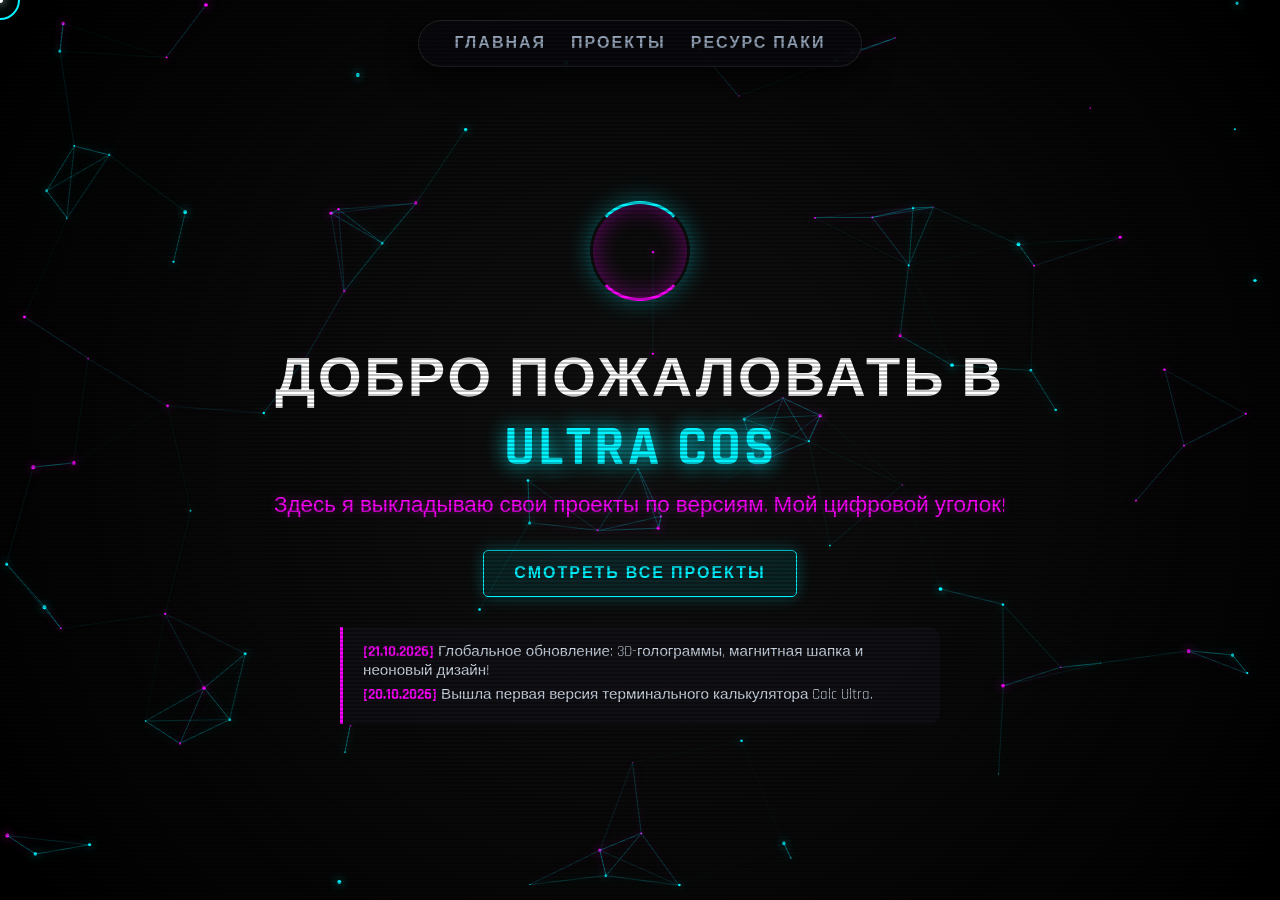
<file: index.html>
<!DOCTYPE html>
<html lang="ru">
<head>
    <meta charset="UTF-8">
    <meta name="viewport" content="width=device-width, initial-scale=1.0">
    <title>Ultra Cosmic - Главная</title>
    <link rel="stylesheet" href="style.css">
</head>
<body class="main-page"> 
    <canvas id="space-bg"></canvas>

<header class="site-header">
    <nav>
        <a href="index.html">Главная</a>
        <a href="projects.html">Проекты</a>
        <a href="resource-packs.html">Ресурс паки</a> <!-- ВОТ ЭТА СТРОКА -->
    </nav>
</header>

    <main class="container">
        <div class="hero-3d-container">
            <div class="hologram-ring"></div>
        </div>

        <h1>
            Добро пожаловать в <br>
            <span id="typing-text" data-text="ULTRA COSMIC"></span>
        </h1>
        
        <h2>Здесь я выкладываю свои проекты по версиям. Мой цифровой уголок!</h2>
        
        <a href="projects.html" class="btn">Смотреть все проекты</a>

        <div class="news-mini">
            <p><strong>[21.10.2026]</strong> Глобальное обновление: 3D-голограммы, магнитная шапка и неоновый дизайн!</p>
            <p><strong>[20.10.2026]</strong> Вышла первая версия терминального калькулятора Calc Ultra.</p>
        </div>
    </main>

    <script src="script.js"></script>
</body>
</html>
</file>
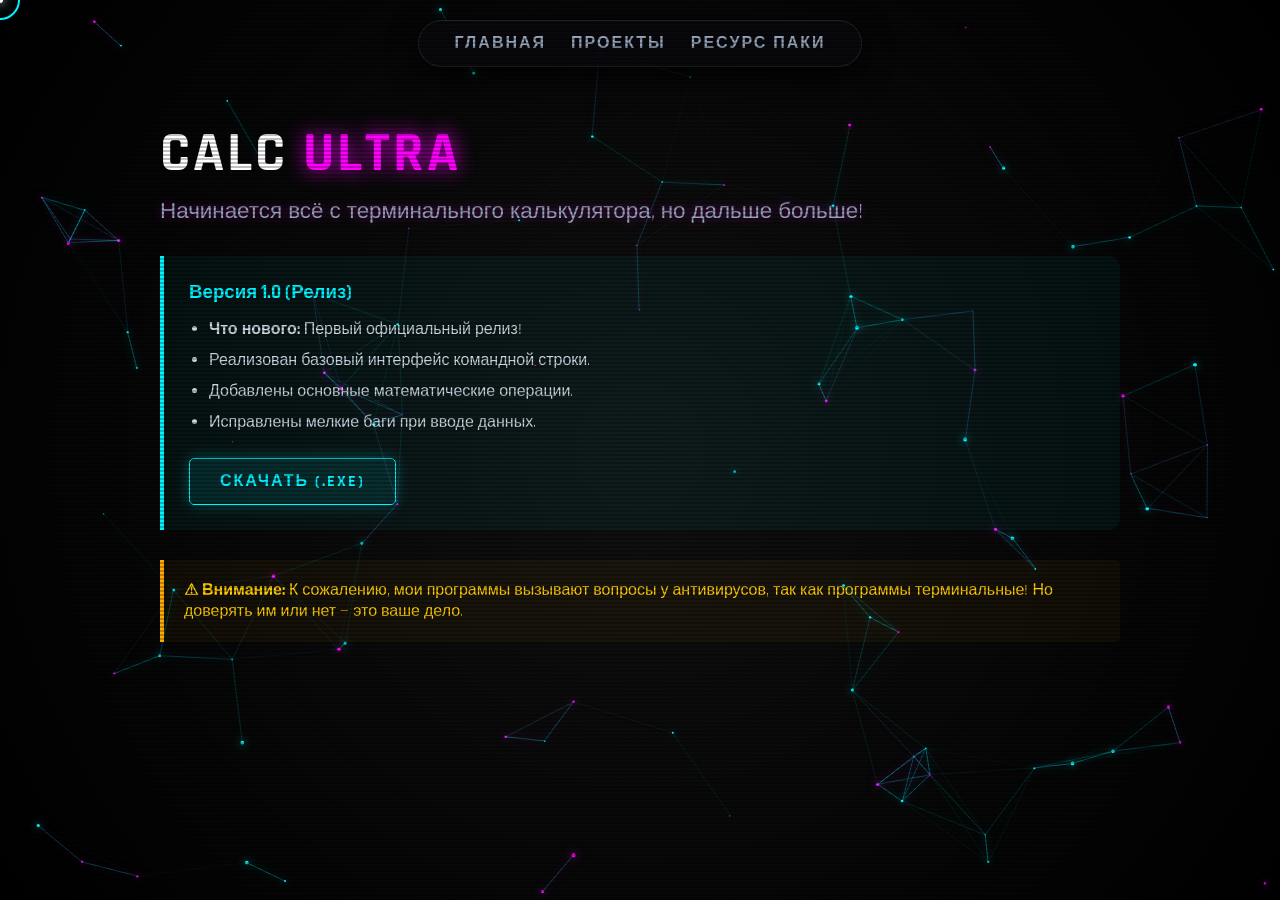
<file: Calc_ultra.html>
<!DOCTYPE html>
<html lang="ru">
<head>
    <meta charset="UTF-8">
    <meta name="viewport" content="width=device-width, initial-scale=1.0">
    <title>Calc Ultra - Проект</title>
    <link rel="stylesheet" href="style.css">
</head>
<body>
    <canvas id="space-bg"></canvas>

 <header class="site-header">
    <nav>
        <a href="index.html">Главная</a>
        <a href="projects.html">Проекты</a>
        <a href="resource-packs.html">Ресурс паки</a> <!-- ВОТ ЭТА СТРОКА -->
    </nav>
</header>

    <main class="container" style="padding-top: 120px;">
        <h1 style="text-align: left;">Calc <span style="color: #ff00ff; text-shadow: 0 0 20px #ff00ff;">Ultra</span></h1>
        <h2 style="text-align: left; color: #94a3b8; margin-top: 10px;">Начинается всё с терминального калькулятора, но дальше больше!</h2>
        
        <div class="changelog">
            <h3>Версия 1.0 (Релиз)</h3>
            <ul>
                <li><strong>Что нового:</strong> Первый официальный релиз!</li>
                <li>Реализован базовый интерфейс командной строки.</li>
                <li>Добавлены основные математические операции.</li>
                <li>Исправлены мелкие баги при вводе данных.</li>
            </ul>
            <div style="margin-top: 25px;">
                <a href="calc_ultra-v1.exe" class="btn">Скачать (.exe)</a>
            </div>
        </div>
        
        <div class="warning-box">
            <strong>⚠ Внимание:</strong> К сожалению, мои программы вызывают вопросы у антивирусов, так как программы терминальные! Но доверять им или нет — это ваше дело.
        </div>
    </main>

    <script src="script.js"></script>
</body>
</html>
</file>
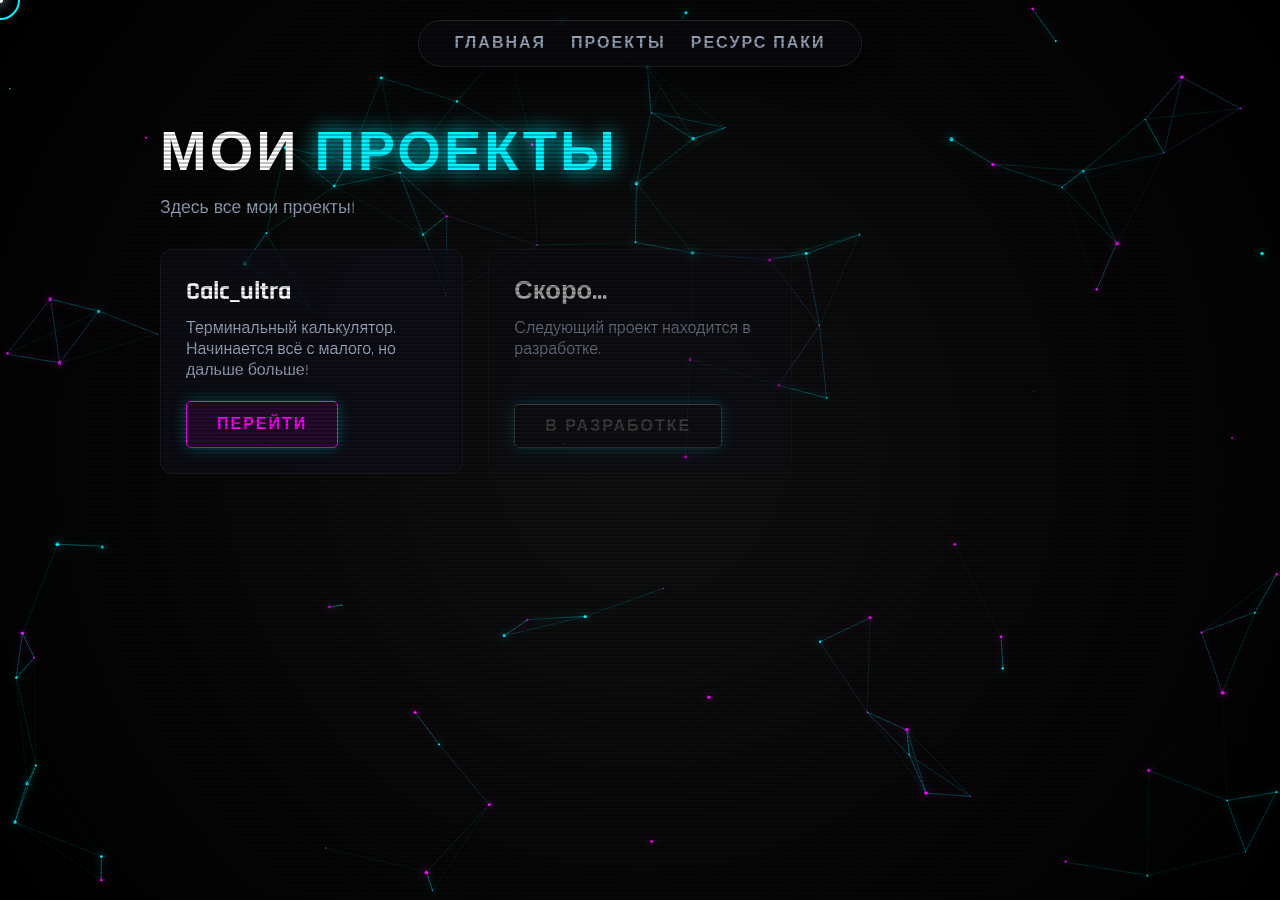
<file: projects.html>
<!DOCTYPE html>
<html lang="ru">
<head>
    <meta charset="UTF-8">
    <meta name="viewport" content="width=device-width, initial-scale=1.0">
    <title>Проекты - Ultra Cosmic</title>
    <link rel="stylesheet" href="style.css">
</head>
<body>
    <canvas id="space-bg"></canvas>

<header class="site-header">
    <nav>
        <a href="index.html">Главная</a>
        <a href="projects.html">Проекты</a>
        <a href="resource-packs.html">Ресурс паки</a> <!-- ВОТ ЭТА СТРОКА -->
    </nav>
</header>

    <main class="container" style="padding-top: 120px;">
        <h1 style="text-align: left;">Мои <span style="color: #00f3ff; text-shadow: 0 0 20px #00f3ff;">Проекты</span></h1>
        <p style="color: #94a3b8; margin-bottom: 20px; font-size: 1.1rem;">Здесь все мои проекты!</p>
        
        <div class="project-grid">
            <div class="card">
                <h3>Calc_ultra</h3>
                <p>Терминальный калькулятор. Начинается всё с малого, но дальше больше!</p>
                <a href="Calc_ultra.html" class="btn btn-pink" style="align-self: flex-start;">Перейти</a>
            </div>

            <div class="card" style="opacity: 0.6;">
                <h3>Скоро...</h3>
                <p>Следующий проект находится в разработке.</p>
                <button class="btn" disabled style="border-color: #555; color: #555; background: transparent; align-self: flex-start;">В разработке</button>
            </div>
        </div>
    </main>

    <script src="script.js"></script>
</body>
</html>
</file>
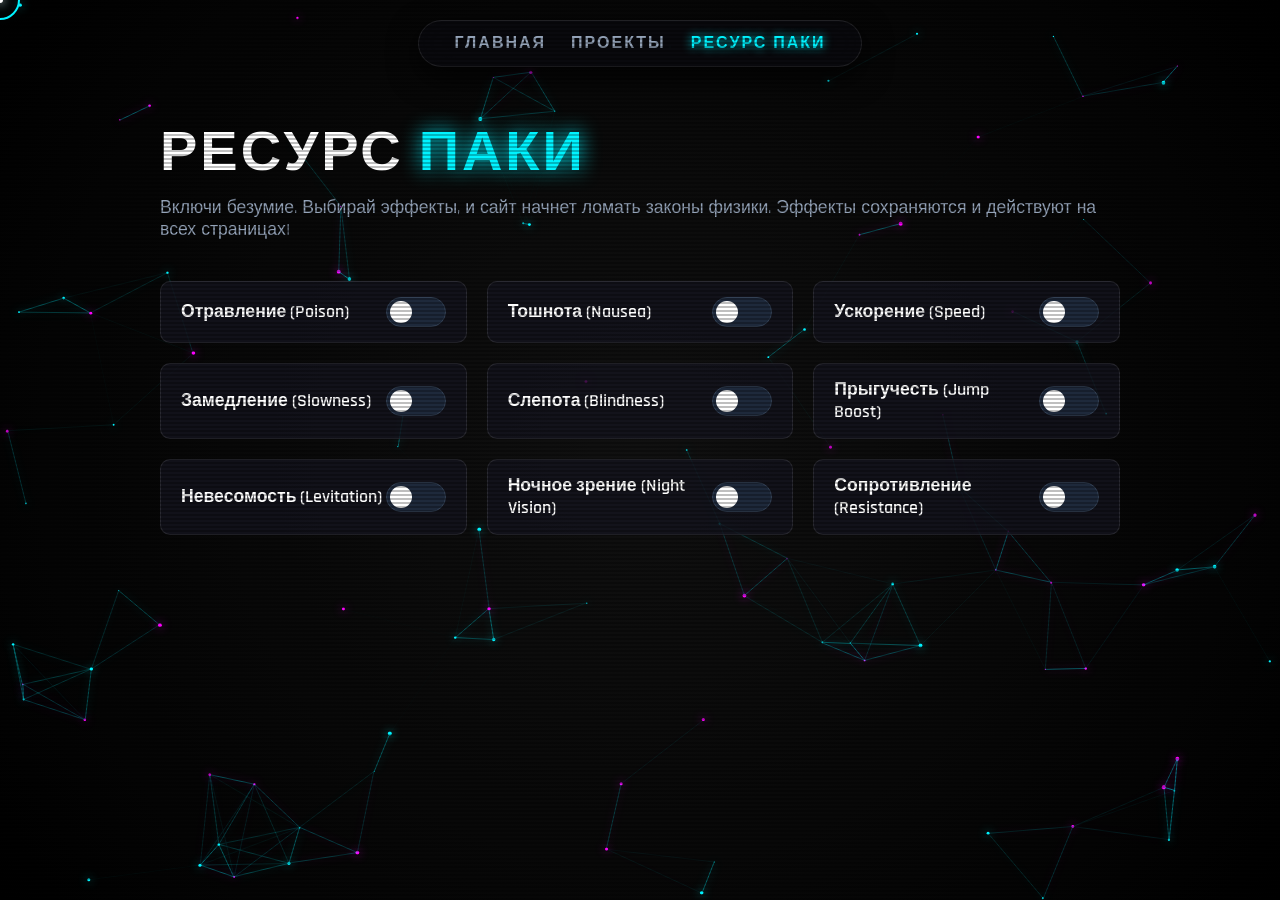
<file: resource-packs.html>
<!DOCTYPE html>
<html lang="ru">
<head>
    <meta charset="UTF-8">
    <meta name="viewport" content="width=device-width, initial-scale=1.0">
    <title>Ресурс паки - Ultra Cosmic</title>
    <link rel="stylesheet" href="style.css">
</head>
<body>
    <canvas id="space-bg"></canvas>

    <header class="site-header">
        <nav>
            <a href="index.html">Главная</a>
            <a href="projects.html">Проекты</a>
            <a href="resource-packs.html" class="active">Ресурс паки</a>
        </nav>
    </header>

    <main class="container" style="padding-top: 120px;">
        <h1 style="text-align: left;">Ресурс <span style="color: #00f3ff; text-shadow: 0 0 20px #00f3ff;">Паки</span></h1>
        <p style="color: #94a3b8; margin-bottom: 20px; font-size: 1.1rem;">
            Включи безумие. Выбирай эффекты, и сайт начнет ломать законы физики. Эффекты сохраняются и действуют на всех страницах!
        </p>
        
        <div class="packs-grid">
            
            <label class="effect-toggle">
                <span>Отравление (Poison)</span>
                <div class="switch">
                    <input type="checkbox" class="effect-checkbox" value="poison">
                    <span class="slider"></span>
                </div>
            </label>

            <label class="effect-toggle">
                <span>Тошнота (Nausea)</span>
                <div class="switch">
                    <input type="checkbox" class="effect-checkbox" value="nausea">
                    <span class="slider"></span>
                </div>
            </label>

            <label class="effect-toggle">
                <span>Ускорение (Speed)</span>
                <div class="switch">
                    <input type="checkbox" class="effect-checkbox" value="speed">
                    <span class="slider"></span>
                </div>
            </label>

            <label class="effect-toggle">
                <span>Замедление (Slowness)</span>
                <div class="switch">
                    <input type="checkbox" class="effect-checkbox" value="slowness">
                    <span class="slider"></span>
                </div>
            </label>

            <label class="effect-toggle">
                <span>Слепота (Blindness)</span>
                <div class="switch">
                    <input type="checkbox" class="effect-checkbox" value="blindness">
                    <span class="slider"></span>
                </div>
            </label>

            <label class="effect-toggle">
                <span>Прыгучесть (Jump Boost)</span>
                <div class="switch">
                    <input type="checkbox" class="effect-checkbox" value="jump">
                    <span class="slider"></span>
                </div>
            </label>

            <label class="effect-toggle">
                <span>Невесомость (Levitation)</span>
                <div class="switch">
                    <input type="checkbox" class="effect-checkbox" value="levitation">
                    <span class="slider"></span>
                </div>
            </label>

            <label class="effect-toggle">
                <span>Ночное зрение (Night Vision)</span>
                <div class="switch">
                    <input type="checkbox" class="effect-checkbox" value="night_vision">
                    <span class="slider"></span>
                </div>
            </label>

            <label class="effect-toggle">
                <span>Сопротивление (Resistance)</span>
                <div class="switch">
                    <input type="checkbox" class="effect-checkbox" value="resistance">
                    <span class="slider"></span>
                </div>
            </label>

        </div>
    </main>

    <script src="script.js"></script>
</body>
</html>
</file>
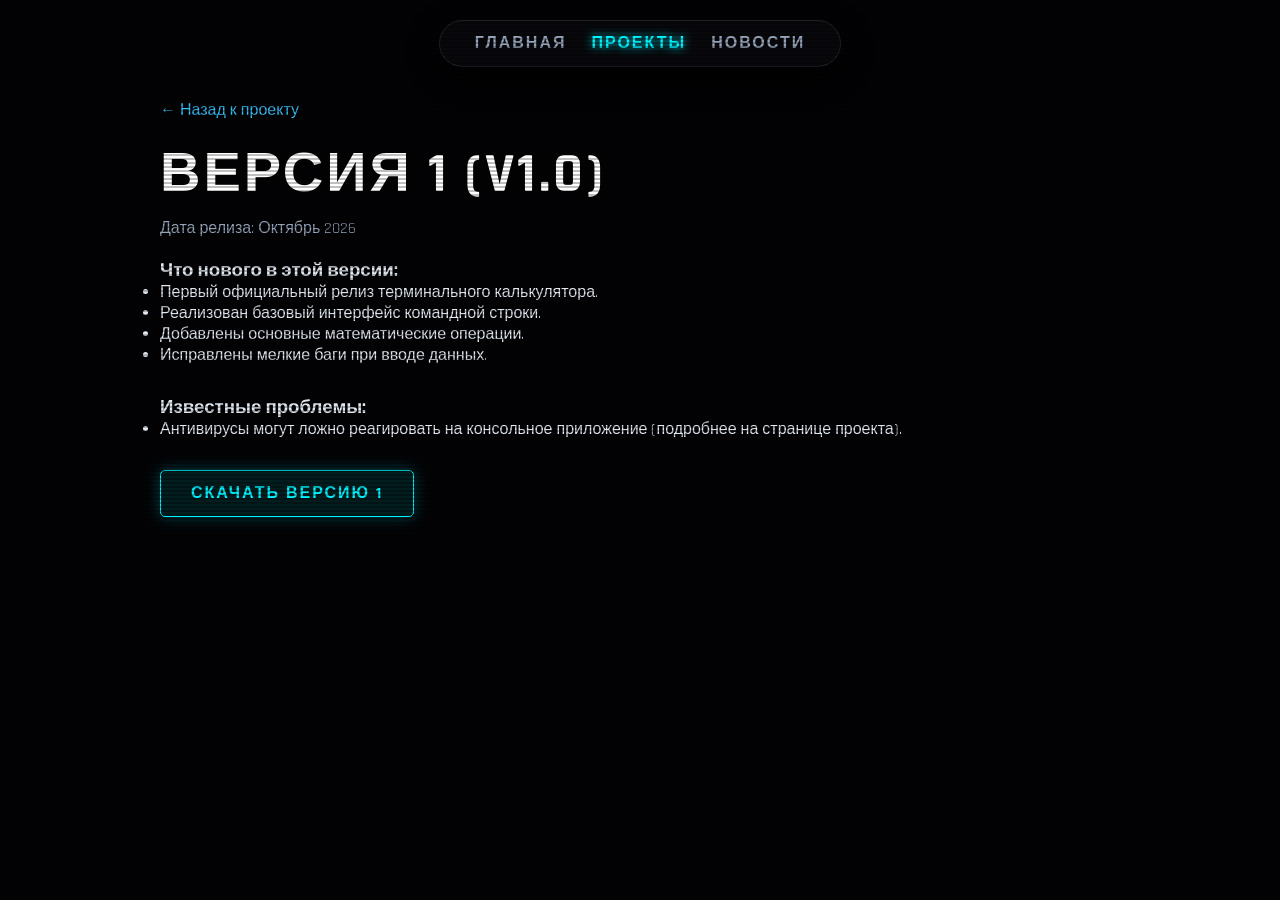
<file: version-1.html>
<!DOCTYPE html>
<html lang="ru">
<head>
    <meta charset="UTF-8">
    <meta name="viewport" content="width=device-width, initial-scale=1.0">
    <title>Версия 1 - Calc Ultra</title>
    <link rel="stylesheet" href="style.css">
</head>
<body>

    <header class="site-header">
        <nav>
            <a href="index.html">Главная</a>
            <a href="projects.html" class="active">Проекты</a>
            <a href="#">Новости</a>
        </nav>
    </header>

    <main class="container">
        <a href="Calc_ultra.html" style="color: #38bdf8; text-decoration: none; margin-bottom: 20px; display: inline-block;">&larr; Назад к проекту</a>
        
        <h1>Версия 1 (v1.0)</h1>
        <p style="color: #94a3b8; margin-bottom: 20px;">Дата релиза: Октябрь 2026</p>

        <div class="version-list">
            <h3>Что нового в этой версии:</h3>
            <ul>
                <li>Первый официальный релиз терминального калькулятора.</li>
                <li>Реализован базовый интерфейс командной строки.</li>
                <li>Добавлены основные математические операции.</li>
                <li>Исправлены мелкие баги при вводе данных.</li>
            </ul>
            
            <h3 style="margin-top: 30px;">Известные проблемы:</h3>
            <ul>
                <li>Антивирусы могут ложно реагировать на консольное приложение (подробнее на странице проекта).</li>
            </ul>
        </div>
        
        <div style="margin-top: 30px;">
            <a href="calc_ultra-v1.exe" class="btn">Скачать Версию 1</a>
        </div>
    </main>

</body>
</html>
</file>
<file: style.css>
@import url('https://fonts.googleapis.com/css2?family=Rajdhani:wght@400;600;700&display=swap');

* {
    box-sizing: border-box;
    margin: 0;
    padding: 0;
}

body {
    font-family: 'Rajdhani', sans-serif;
    background-color: #030305;
    color: #e2e8f0;
    min-height: 100vh;
    overflow-x: hidden;
    /* Переменная для скорости курсора */
    --cursor-speed: 300ms;
}

@media (pointer: coarse) {
    body { cursor: auto; }
    .cursor-dot, .cursor-outline { display: none; }
}

@media (pointer: fine) {
    body, a, button, .card, .effect-toggle { cursor: none; }
}

/* --- СКАНЛАЙНЫ --- */
body::after {
    content: " ";
    display: block;
    position: fixed;
    top: 0; left: 0; bottom: 0; right: 0;
    background: linear-gradient(rgba(18, 16, 16, 0) 50%, rgba(0, 0, 0, 0.25) 50%);
    z-index: 9997;
    background-size: 100% 4px;
    pointer-events: none;
}

/* --- КУРСОР --- */
.cursor-dot {
    width: 6px; height: 6px; background-color: #fff;
    border-radius: 50%; position: fixed; top: 0; left: 0;
    transform: translate(-50%, -50%); pointer-events: none; z-index: 10000;
    box-shadow: 0 0 10px #fff, 0 0 20px #00f3ff;
}
.cursor-outline {
    width: 40px; height: 40px; border: 2px solid #00f3ff;
    border-radius: 50%; position: fixed; top: 0; left: 0;
    transform: translate(-50%, -50%); pointer-events: none; z-index: 9999;
}
body.cursor-hover .cursor-outline {
    width: 70px; height: 70px; background-color: rgba(0, 243, 255, 0.1);
    border-color: #ff00ff; box-shadow: 0 0 20px #ff00ff;
}

/* --- ФОН --- */
#space-bg {
    position: fixed; top: 0; left: 0; width: 100%; height: 100%;
    z-index: -1; background: radial-gradient(circle at center, #111 0%, #000 100%);
}

/* --- ШАПКА --- */
.site-header {
    position: fixed; top: 20px; left: 0; width: 100%;
    z-index: 100; display: flex; justify-content: center;
}

.site-header nav {
    background: rgba(10, 10, 15, 0.85); backdrop-filter: blur(15px);
    padding: 12px 35px; border-radius: 50px; display: flex; gap: 25px;
    border: 1px solid rgba(255, 255, 255, 0.1); box-shadow: 0 10px 30px rgba(0, 0, 0, 0.8);
}

.site-header a {
    color: #94a3b8; text-decoration: none; font-size: 16px;
    font-weight: 700; text-transform: uppercase; letter-spacing: 2px;
    transition: all 0.3s ease; display: inline-block;
}
.site-header a:hover, .site-header a.active {
    color: #00f3ff; text-shadow: 0 0 10px #00f3ff;
}

/* --- КОНТЕЙНЕР --- */
.container {
    max-width: 1000px; margin: 0 auto; padding: 100px 20px 40px;
    width: 100%; position: relative; z-index: 10;
}
.main-page {
    display: flex; align-items: center; justify-content: center; height: 100vh;
}
.main-page .container {
    padding: 20px; text-align: center; display: flex; flex-direction: column; align-items: center;
}

/* --- ЗАГОЛОВКИ --- */
h1 { font-size: clamp(2rem, 5vw, 3.5rem); color: #fff; text-transform: uppercase; letter-spacing: 3px; margin-bottom: 10px; line-height: 1.2; }
h2 { font-size: clamp(1rem, 3vw, 1.4rem); color: #ff00ff; text-shadow: 0 0 10px rgba(255, 0, 255, 0.4); margin-bottom: 30px; font-weight: 400; }
#typing-text { color: #00f3ff; text-shadow: 0 0 20px #00f3ff; }

/* --- КНОПКИ --- */
.btn {
    display: inline-block; background: rgba(0, 243, 255, 0.1); color: #00f3ff;
    padding: 12px 30px; text-decoration: none; border-radius: 5px;
    font-weight: 700; font-size: 16px; text-transform: uppercase; letter-spacing: 2px;
    border: 1px solid #00f3ff; box-shadow: 0 0 15px rgba(0, 243, 255, 0.3);
    transition: all 0.3s ease;
}
.btn:hover { background: #00f3ff; color: #000; box-shadow: 0 0 30px #00f3ff; }
.btn-pink { color: #ff00ff; border-color: #ff00ff; background: rgba(255, 0, 255, 0.1); }
.btn-pink:hover { background: #ff00ff; box-shadow: 0 0 30px #ff00ff; }

/* --- 3D ГОЛОГРАММА --- */
.hero-3d-container { height: 150px; display: flex; justify-content: center; align-items: center; margin-bottom: 20px; }
.hologram-ring {
    width: 100px; height: 100px; border-radius: 50%; border: 3px solid transparent;
    border-top-color: #00f3ff; border-bottom-color: #ff00ff;
    box-shadow: 0 0 25px rgba(0, 243, 255, 0.4), inset 0 0 25px rgba(255, 0, 255, 0.4);
    animation: spinRing 4s linear infinite;
}
@keyframes spinRing { 0% { transform: rotateX(0) rotateY(0) rotateZ(0); } 100% { transform: rotateX(360deg) rotateY(180deg) rotateZ(360deg); } }

/* --- НОВОСТИ --- */
.news-mini { margin-top: 30px; background: rgba(20, 20, 30, 0.5); border-left: 3px solid #ff00ff; padding: 15px 20px; border-radius: 0 10px 10px 0; text-align: left; max-width: 600px; }
.news-mini p { font-size: 0.95rem; margin-bottom: 5px; color: #cbd5e1; }
.news-mini strong { color: #ff00ff; }

/* --- КАРТОЧКИ --- */
.project-grid { display: grid; grid-template-columns: repeat(auto-fill, minmax(280px, 1fr)); gap: 25px; margin-top: 30px; }
.card {
    background: rgba(15, 15, 25, 0.7); border: 1px solid rgba(255, 255, 255, 0.05);
    border-radius: 12px; padding: 25px; transition: transform 0.1s ease, border-color 0.3s;
    display: flex; flex-direction: column; position: relative;
}
.card:hover { border-color: #ff00ff; box-shadow: 0 10px 30px rgba(255, 0, 255, 0.2); }
.card h3 { font-size: 1.6rem; color: #fff; margin-bottom: 10px; }
.card p { color: #94a3b8; margin-bottom: 20px; flex-grow: 1; font-size: 1rem; }

/* --- БЛОКИ ИНФОРМАЦИИ --- */
.changelog { background: rgba(0, 243, 255, 0.05); border-left: 4px solid #00f3ff; padding: 25px; margin-top: 30px; border-radius: 0 12px 12px 0; }
.changelog h3 { color: #00f3ff; margin-bottom: 15px; }
.changelog ul { margin-left: 20px; color: #cbd5e1; }
.changelog li { margin-bottom: 10px; }
.warning-box { margin-top: 30px; background: rgba(255, 170, 0, 0.05); border-left: 4px solid #ffaa00; padding: 20px; border-radius: 0 5px 5px 0; color: #ffcc00; }

/* =========================================
   РЕСУРС ПАКИ (ИНТЕРФЕЙС ПЕРЕКЛЮЧАТЕЛЕЙ)
   ========================================= */
.packs-grid {
    display: grid;
    grid-template-columns: repeat(auto-fill, minmax(300px, 1fr));
    gap: 20px;
    margin-top: 40px;
}

.effect-toggle {
    background: rgba(20, 20, 30, 0.8);
    border: 1px solid rgba(255, 255, 255, 0.1);
    border-radius: 10px;
    padding: 15px 20px;
    display: flex;
    justify-content: space-between;
    align-items: center;
    transition: all 0.3s;
}
.effect-toggle:hover { border-color: #00f3ff; box-shadow: 0 0 15px rgba(0, 243, 255, 0.2); }
.effect-toggle span { font-weight: 600; font-size: 1.1rem; color: #fff; }

/* Киберпанк-тумблер */
.switch { position: relative; display: inline-block; width: 60px; height: 30px; flex-shrink: 0; }
.switch input { opacity: 0; width: 0; height: 0; }
.slider {
    position: absolute; cursor: pointer; top: 0; left: 0; right: 0; bottom: 0;
    background-color: #1e293b; transition: .4s; border-radius: 30px;
    border: 1px solid #334155;
}
.slider:before {
    position: absolute; content: ""; height: 22px; width: 22px;
    left: 3px; bottom: 3px; background-color: white;
    transition: .4s; border-radius: 50%;
}
input:checked + .slider {
    background-color: #00f3ff;
    box-shadow: 0 0 15px #00f3ff;
    border-color: #00f3ff;
}
input:checked + .slider:before {
    transform: translateX(30px);
    background-color: #000;
}
input:checked ~ span.label-text {
    color: #00f3ff;
    text-shadow: 0 0 10px rgba(0, 243, 255, 0.5);
}

/* =========================================
   МАГИЯ ЭФФЕКТОВ MINECRAFT (body.effect-...)
   ========================================= */

/* 1. ОТРАВЛЕНИЕ (POISON) */
@keyframes poisonSpin {
    0% { transform: rotate(0deg) scale(1); filter: hue-rotate(0deg) saturate(2); }
    50% { transform: rotate(180deg) scale(0.9); filter: hue-rotate(180deg) saturate(3); }
    100% { transform: rotate(360deg) scale(1); filter: hue-rotate(360deg) saturate(2); }
}
body.effect-poison { animation: poisonSpin 10s linear infinite; overflow: hidden; }
body.effect-poison::before {
    content: ""; position: fixed; inset: 0; background: rgba(0, 255, 0, 0.2);
    z-index: 9990; pointer-events: none; mix-blend-mode: overlay;
}

/* 2. ТОШНОТА (NAUSEA) */
@keyframes nauseaWobble {
    0% { transform: scale(1) skewX(0deg); filter: blur(0px) hue-rotate(0deg); }
    25% { transform: scale(1.1) skewX(5deg); filter: blur(2px) hue-rotate(45deg); }
    50% { transform: scale(0.9) skewX(-5deg); filter: blur(0px) hue-rotate(90deg); }
    75% { transform: scale(1.05) skewX(3deg); filter: blur(3px) hue-rotate(135deg); }
    100% { transform: scale(1) skewX(0deg); filter: blur(0px) hue-rotate(180deg); }
}
body.effect-nausea { animation: nauseaWobble 4s infinite ease-in-out; background: #200; }
body.effect-nausea::before {
    content: ""; position: fixed; inset: 0; background: rgba(128, 0, 128, 0.3);
    z-index: 9990; pointer-events: none; mix-blend-mode: overlay;
}

/* 3. УСКОРЕНИЕ (SPEED) */
body.effect-speed * { animation-duration: 0.1s !important; transition-duration: 0.1s !important; }

/* 4. ЗАМЕДЛЕНИЕ (SLOWNESS) */
body.effect-slowness * { animation-duration: 5s !important; transition-duration: 2s !important; }

/* 5. СЛЕПОТА (BLINDNESS) */
body.effect-blindness::before {
    content: ""; position: fixed; inset: 0;
    background: radial-gradient(circle, transparent 5%, black 60%);
    z-index: 9995; pointer-events: none;
}

/* 6. ПРЫГУЧЕСТЬ (JUMP BOOST) */
@keyframes jumpAnim {
    0%, 100% { transform: translateY(0); }
    50% { transform: translateY(-20px); }
}
body.effect-jump .container, body.effect-jump .site-header, body.effect-jump .card { 
    animation: jumpAnim 1s infinite ease-in-out; 
}

/* 7. НЕВЕСОМОСТЬ (LEVITATION) */
@keyframes levitateAnim {
    0%, 100% { transform: translateY(0px); }
    50% { transform: translateY(-40px); }
}
body.effect-levitation .container, body.effect-levitation .site-header { 
    animation: levitateAnim 4s infinite ease-in-out; 
}

/* 8. НОЧНОЕ ЗРЕНИЕ (NIGHT VISION) */
body.effect-night_vision { filter: brightness(1.6) contrast(1.2) sepia(0.4) saturate(3); }
body.effect-night_vision::before {
    content: ""; position: fixed; inset: 0; background: rgba(0, 255, 0, 0.1);
    z-index: 9990; pointer-events: none; mix-blend-mode: color;
}

/* 9. СОПРОТИВЛЕНИЕ (RESISTANCE) */
body.effect-resistance .card { border-width: 4px; border-color: #fff; box-shadow: 0 0 20px #fff; }
body.effect-resistance { filter: grayscale(0.5) contrast(1.5); }
body.effect-resistance .site-header nav { border-color: #fff; border-width: 3px; }

/* =========================================
   МОБИЛЬНАЯ ВЕРСИЯ
   ========================================= */
@media (max-width: 768px) {
    .main-page { height: auto; min-height: 100vh; }
    .container { padding: 100px 15px 30px; }
    .site-header { top: 10px; }
    .site-header nav { gap: 10px; padding: 10px 15px; flex-wrap: wrap; justify-content: center;}
    .site-header a { font-size: 12px; }
    .hero-3d-container { height: 100px; }
    .hologram-ring { width: 70px; height: 70px; }
    .project-grid { grid-template-columns: 1fr; }
    .btn { width: 100%; padding: 15px; font-size: 15px; }
}
</file>
